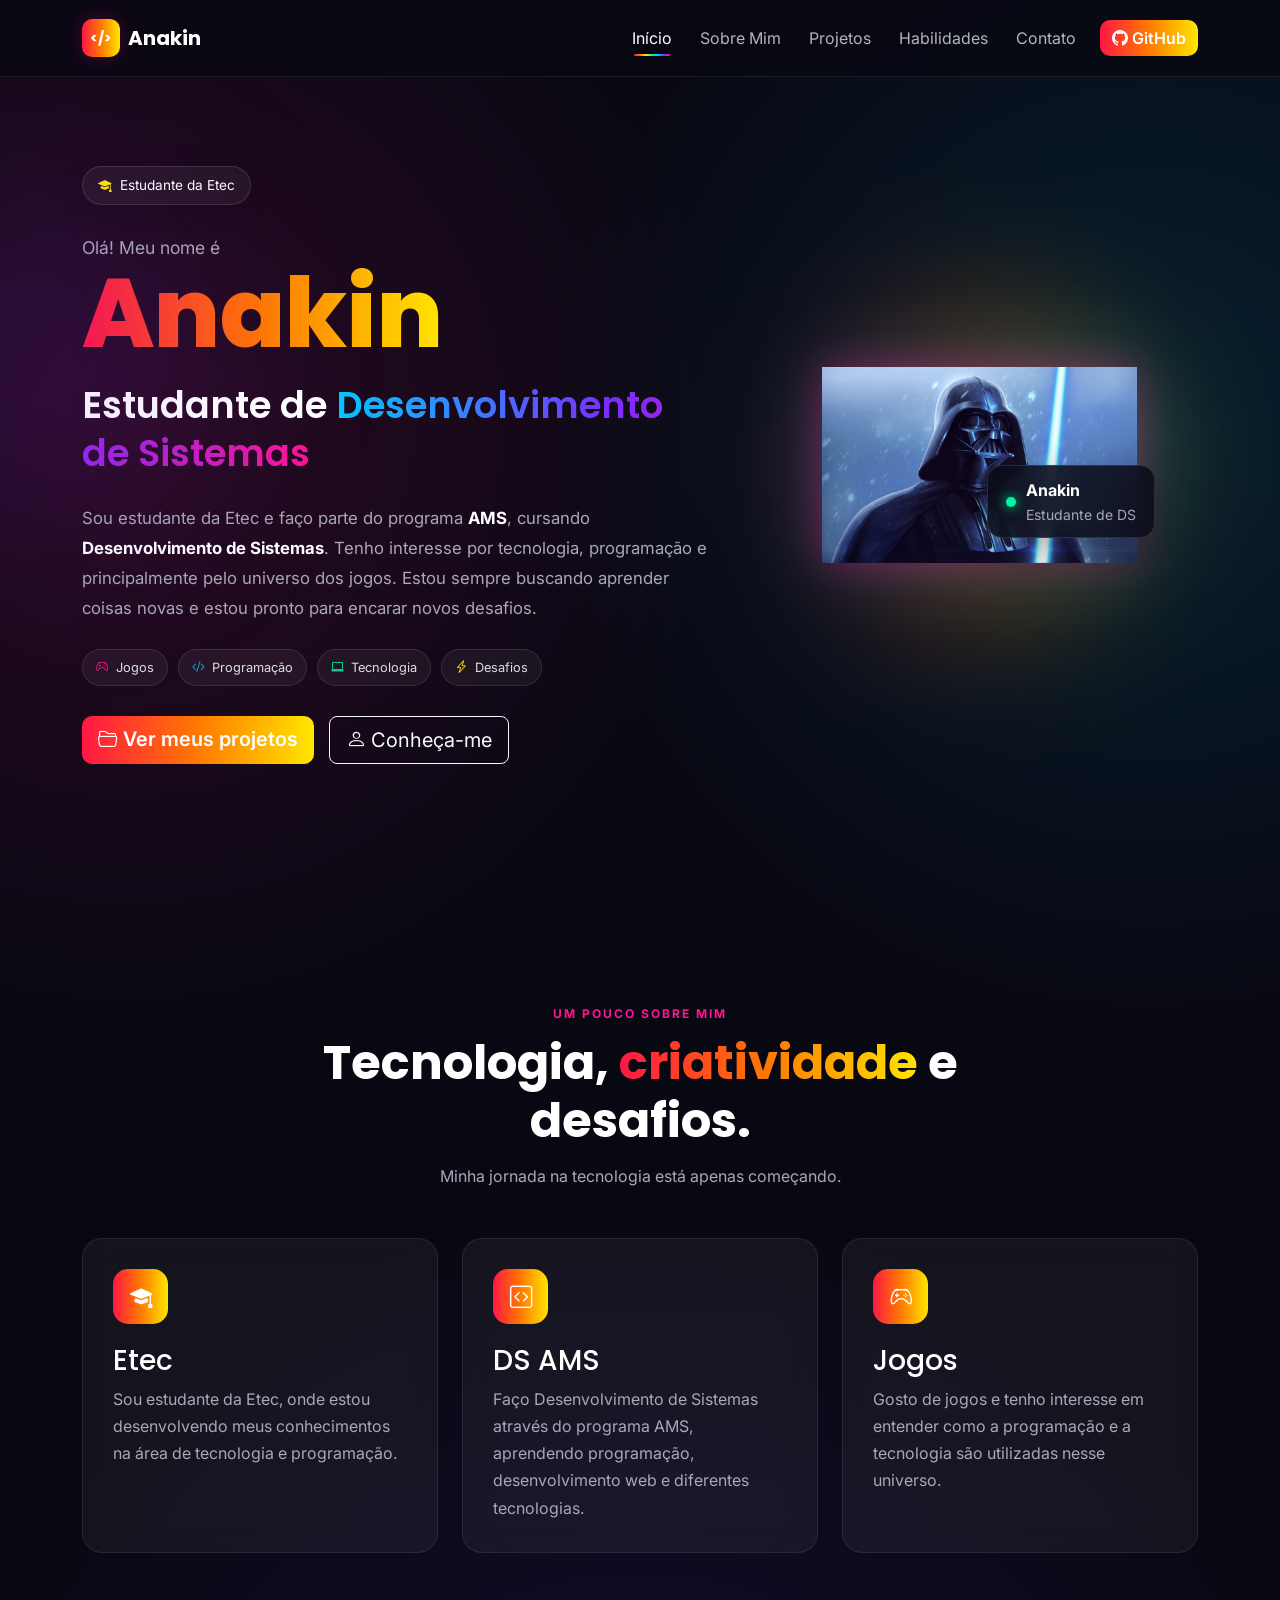
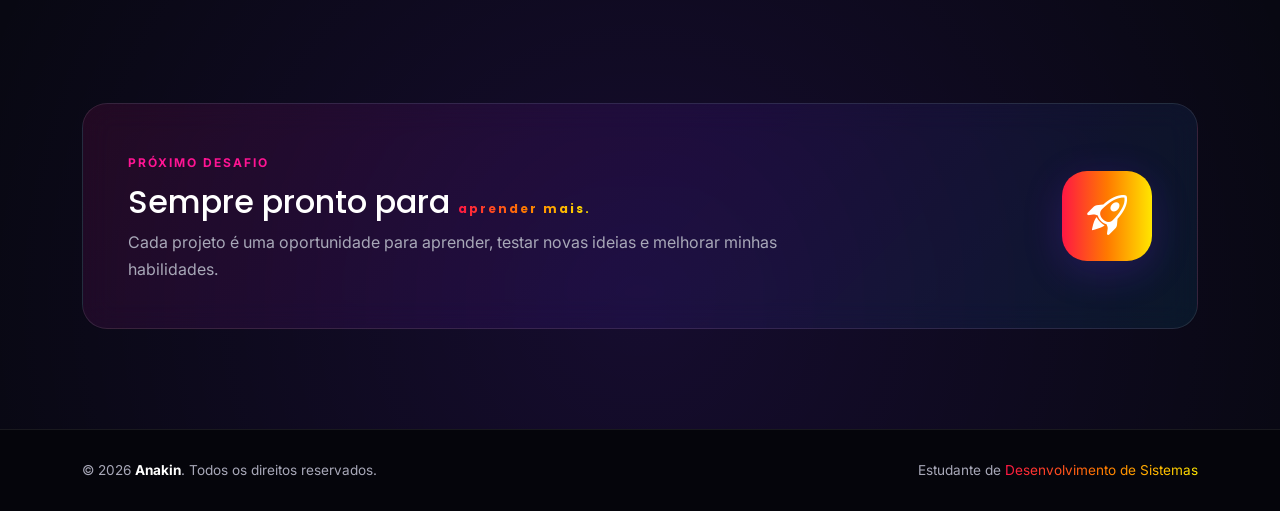
<file: index.html>
<!DOCTYPE html>
<html lang="pt-BR">

<head>
    <meta charset="UTF-8">
    <meta name="viewport" content="width=device-width, initial-scale=1.0">
    <meta name="description" content="Portfólio de Anakin, estudante de Desenvolvimento de Sistemas na Etec através do programa AMS.">
    <meta name="author" content="Anakin">
    <title>Anakin | Desenvolvimento de Sistemas</title>

    <!-- Google Fonts -->
    <link rel="preconnect" href="https://fonts.googleapis.com">
    <link rel="preconnect" href="https://fonts.gstatic.com" crossorigin>
    <link href="https://fonts.googleapis.com/css2?family=Inter:wght@300;400;500;600;700&family=Poppins:wght@500;600;700;800&display=swap" rel="stylesheet">

    <!-- Bootstrap 5 -->
    <link href="https://cdn.jsdelivr.net/npm/bootstrap@5.3.3/dist/css/bootstrap.min.css" rel="stylesheet">

    <!-- Bootstrap Icons -->
    <link rel="stylesheet" href="https://cdn.jsdelivr.net/npm/bootstrap-icons@1.11.3/font/bootstrap-icons.min.css">

    <!-- CSS próprio -->
    <link rel="stylesheet" href="css/style.css">
</head>

<body>

    <!-- NAVBAR -->
    <header>
        <nav class="navbar navbar-expand-lg navbar-dark fixed-top" id="navbar">
            <div class="container">
                <!-- Logo -->
                <a class="navbar-brand" href="index.html">
                    <span class="logo-symbol">&lt;/&gt;</span>
                    <span class="logo-name">Anakin</span>
                </a>

                <!-- Botão do menu no celular -->
                <button class="navbar-toggler" type="button" data-bs-toggle="collapse" data-bs-target="#menuPrincipal" aria-controls="menuPrincipal" aria-expanded="false" aria-label="Abrir menu">
                    <span class="navbar-toggler-icon"></span>
                </button>

                <!-- Links -->
                <div class="collapse navbar-collapse" id="menuPrincipal">
                    <ul class="navbar-nav ms-auto align-items-lg-center">
                        <li class="nav-item">
                            <a class="nav-link active" href="index.html">Início</a>
                        </li>
                        <li class="nav-item">
                            <a class="nav-link" href="sobre.html">Sobre Mim</a>
                        </li>
                        <li class="nav-item">
                            <a class="nav-link" href="projetos.html">Projetos</a>
                        </li>
                        <li class="nav-item">
                            <a class="nav-link" href="habilidades.html">Habilidades</a>
                        </li>
                        <li class="nav-item">
                            <a class="nav-link" href="contatos.html">Contato</a>
                        </li>
                        <li class="nav-item ms-lg-3 mt-2 mt-lg-0">
                            <a href="https://github.com/Anakiji" target="_blank" rel="noopener noreferrer" class="btn btn-rainbow">
                                <i class="bi bi-github"></i> GitHub
                            </a>
                        </li>
                    </ul>
                </div>
            </div>
        </nav>
    </header>

    <!-- CONTEÚDO PRINCIPAL -->
    <main>
        <!-- HERO / APRESENTAÇÃO -->
        <section id="inicio" class="hero">
            <div class="container">
                <div class="row align-items-center g-5">
                    <!-- TEXTO DA APRESENTAÇÃO -->
                    <div class="col-lg-7">
                        <div class="hero-content">
                            <!-- Identificação -->
                            <span class="badge-intro">
                                <i class="bi bi-mortarboard-fill"></i>
                                Estudante da Etec
                            </span>

                            <!-- Saudação -->
                            <p class="hero-small-text">Olá! Meu nome é</p>

                            <!-- Nome -->
                            <h1>
                                <span class="rainbow-text">Anakin</span>
                            </h1>

                            <!-- Curso -->
                            <h2>
                                Estudante de
                                <span class="highlight">Desenvolvimento de Sistemas</span>
                            </h2>

                            <!-- Descrição -->
                            <p class="hero-description">
                                Sou estudante da Etec e faço parte do programa <strong>AMS</strong>, cursando <strong>Desenvolvimento de Sistemas</strong>. 
                                Tenho interesse por tecnologia, programação e principalmente pelo universo dos jogos. 
                                Estou sempre buscando aprender coisas novas e estou pronto para encarar novos desafios.
                            </p>

                            <!-- Áreas de interesse -->
                            <div class="interest-tags">
                                <span><i class="bi bi-controller"></i> Jogos</span>
                                <span><i class="bi bi-code-slash"></i> Programação</span>
                                <span><i class="bi bi-laptop"></i> Tecnologia</span>
                                <span><i class="bi bi-lightning-charge"></i> Desafios</span>
                            </div>

                            <!-- Botões -->
                            <div class="hero-buttons">
                                <a href="projetos.html" class="btn btn-rainbow btn-lg">
                                    <i class="bi bi-folder2-open"></i> Ver meus projetos
                                </a>
                                <a href="sobre.html" class="btn btn-outline-light btn-lg">
                                    <i class="bi bi-person"></i> Conheça-me
                                </a>
                            </div>
                        </div>
                    </div>

                    <!-- AVATAR E CARD FLUTUANTE -->
                    <div class="col-lg-5 text-center">
                        <div class="avatar-area">
                            <!-- Brilho atrás do avatar -->
                            <div class="avatar-glow"></div>

                            <!-- Imagem do avatar -->
                            <img src="assets/avatar.png" alt="Avatar de Anakin" class="avatar">

                            <!-- Card flutuante com status -->
                            <div class="avatar-card">
                                <div class="status-dot"></div>
                                <div>
                                    <strong>Anakin</strong>
                                    <small>Estudante de DS</small>
                                </div>
                            </div>
                        </div>
                    </div>
                </div>
            </div>
        </section>

        <!-- SOBRE / RESUMO -->
        <section id="resumo" class="section-padding">
            <div class="container">
                <div class="section-title">
                    <span>UM POUCO SOBRE MIM</span>
                    <h2>Tecnologia, <span class="rainbow-text">criatividade</span> e desafios.</h2>
                    <p>Minha jornada na tecnologia está apenas começando.</p>
                </div>

                <div class="row g-4">
                    <div class="col-md-4">
                        <div class="info-card">
                            <div class="card-icon">
                                <i class="bi bi-mortarboard-fill"></i>
                            </div>
                            <h3>Etec</h3>
                            <p>Sou estudante da Etec, onde estou desenvolvendo meus conhecimentos na área de tecnologia e programação.</p>
                        </div>
                    </div>

                    <div class="col-md-4">
                        <div class="info-card">
                            <div class="card-icon">
                                <i class="bi bi-code-square"></i>
                            </div>
                            <h3>DS AMS</h3>
                            <p>Faço Desenvolvimento de Sistemas através do programa AMS, aprendendo programação, desenvolvimento web e diferentes tecnologias.</p>
                        </div>
                    </div>

                    <div class="col-md-4">
                        <div class="info-card">
                            <div class="card-icon">
                                <i class="bi bi-controller"></i>
                            </div>
                            <h3>Jogos</h3>
                            <p>Gosto de jogos e tenho interesse em entender como a programação e a tecnologia são utilizadas nesse universo.</p>
                        </div>
                    </div>
                </div>
            </div>
        </section>

        <!-- SEÇÃO DE DESAFIOS -->
        <section class="challenge-section">
            <div class="container">
                <div class="challenge-card">
                    <div>
                        <span>PRÓXIMO DESAFIO</span>
                        <h2>Sempre pronto para <span class="rainbow-text">aprender mais.</span></h2>
                        <p>Cada projeto é uma oportunidade para aprender, testar novas ideias e melhorar minhas habilidades.</p>
                    </div>
                    <div class="challenge-icon">
                        <i class="bi bi-rocket-takeoff"></i>
                    </div>
                </div>
            </div>
        </section>
    </main>

    <!-- FOOTER -->
    <footer>
        <div class="container">
            <div class="row align-items-center">
                <div class="col-md-6">
                    <p class="mb-0">© 2026 <strong>Anakin</strong>. Todos os direitos reservados.</p>
                </div>
                <div class="col-md-6 text-md-end">
                    <p class="mb-0">Estudante de <span class="rainbow-text">Desenvolvimento de Sistemas
</file>
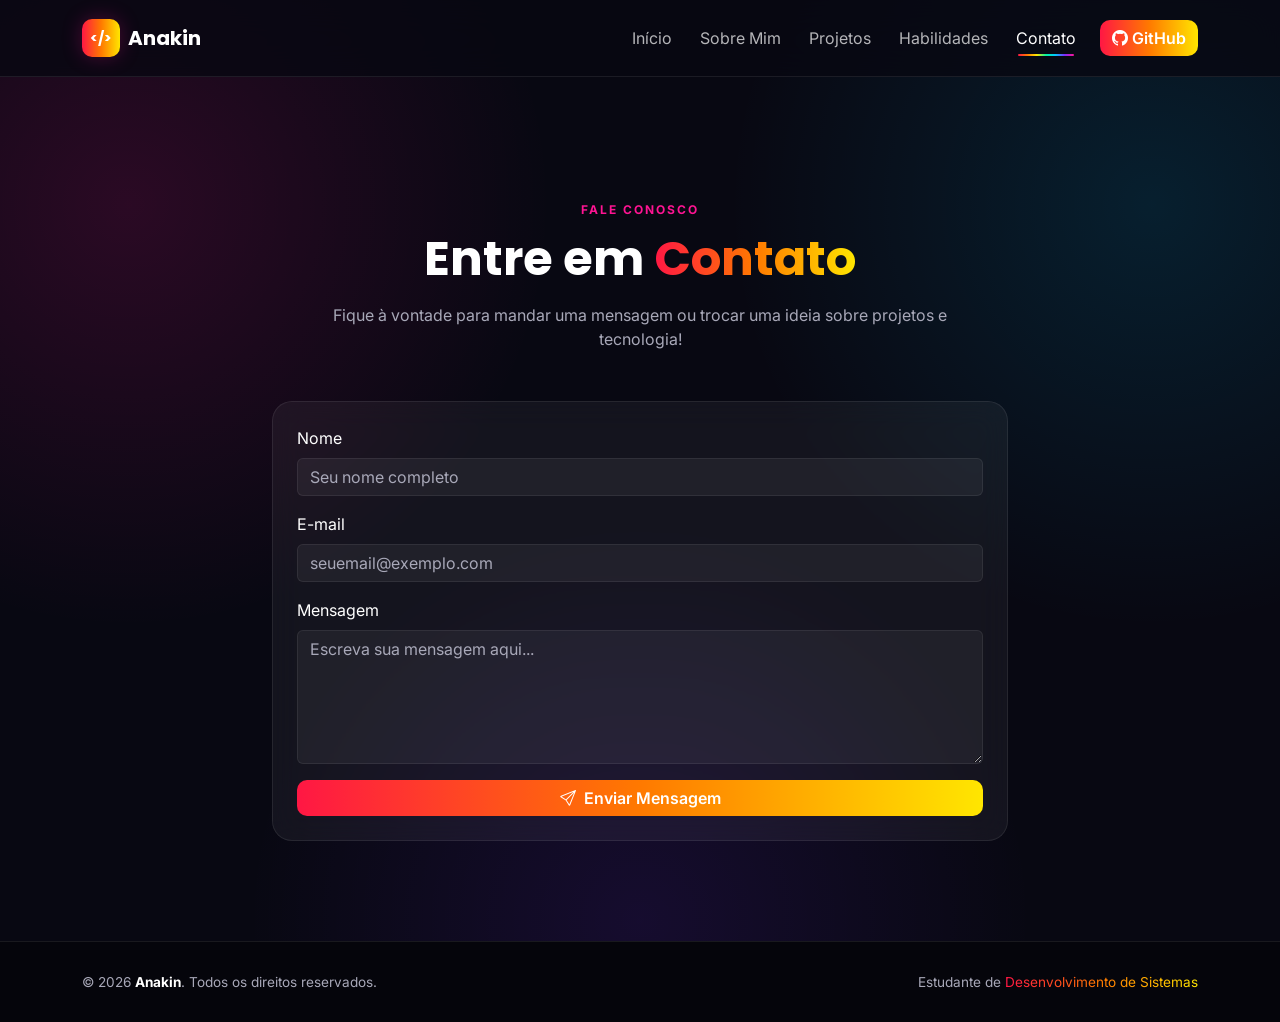
<file: contato.html>
<!DOCTYPE html>
<html lang="pt-BR">

<head>
    <meta charset="UTF-8">
    <meta name="viewport" content="width=device-width, initial-scale=1.0">
    <meta name="description" content="Entre em contato com Anakin - Estudante de Desenvolvimento de Sistemas.">
    <meta name="author" content="Anakin">
    <title>Contato | Anakin</title>

    <!-- Google Fonts -->
    <link rel="preconnect" href="https://fonts.googleapis.com">
    <link rel="preconnect" href="https://fonts.gstatic.com" crossorigin>
    <link href="https://fonts.googleapis.com/css2?family=Inter:wght@300;400;500;600;700&family=Poppins:wght@500;600;700;800&display=swap" rel="stylesheet">

    <!-- Bootstrap 5 -->
    <link href="https://cdn.jsdelivr.net/npm/bootstrap@5.3.3/dist/css/bootstrap.min.css" rel="stylesheet">

    <!-- Bootstrap Icons -->
    <link rel="stylesheet" href="https://cdn.jsdelivr.net/npm/bootstrap-icons@1.11.3/font/bootstrap-icons.min.css">

    <!-- CSS próprio -->
    <link rel="stylesheet" href="css/style.css">
</head>

<body>

    <!-- NAVBAR -->
    <header>
        <nav class="navbar navbar-expand-lg navbar-dark fixed-top" id="navbar">
            <div class="container">
                <a class="navbar-brand" href="index.html">
                    <span class="logo-symbol">&lt;/&gt;</span>
                    <span class="logo-name">Anakin</span>
                </a>

                <button class="navbar-toggler" type="button" data-bs-toggle="collapse" data-bs-target="#menuPrincipal" aria-controls="menuPrincipal" aria-expanded="false" aria-label="Abrir menu">
                    <span class="navbar-toggler-icon"></span>
                </button>

                <div class="collapse navbar-collapse" id="menuPrincipal">
                    <ul class="navbar-nav ms-auto align-items-lg-center">
                        <li class="nav-item"><a class="nav-link" href="index.html">Início</a></li>
                        <li class="nav-item"><a class="nav-link" href="sobre.html">Sobre Mim</a></li>
                        <li class="nav-item"><a class="nav-link" href="projetos.html">Projetos</a></li>
                        <li class="nav-item"><a class="nav-link" href="habilidades.html">Habilidades</a></li>
                        <li class="nav-item"><a class="nav-link active" href="contato.html">Contato</a></li>
                        <li class="nav-item ms-lg-3 mt-2 mt-lg-0">
                            <a href="https://github.com" target="_blank" rel="noopener noreferrer" class="btn btn-rainbow">
                                <i class="bi bi-github"></i> GitHub
                            </a>
                        </li>
                    </ul>
                </div>
            </div>
        </nav>
    </header>

    <!-- CONTEÚDO PRINCIPAL -->
    <main class="pt-5 mt-5">
        <section class="section-padding">
            <div class="container">
                <div class="section-title">
                    <span>FALE CONOSCO</span>
                    <h2>Entre em <span class="rainbow-text">Contato</span></h2>
                    <p>Fique à vontade para mandar uma mensagem ou trocar uma ideia sobre projetos e tecnologia!</p>
                </div>

                <div class="row justify-content-center">
                    <div class="col-lg-8">
                        <div class="info-card p-4">
                            <form action="#" method="POST">
                                <div class="mb-3">
                                    <label for="nome" class="form-label">Nome</label>
                                    <input type="text" class="form-control" id="nome" placeholder="Seu nome completo" required>
                                </div>
                                <div class="mb-3">
                                    <label for="email" class="form-label">E-mail</label>
                                    <input type="email" class="form-control" id="email" placeholder="seuemail@exemplo.com" required>
                                </div>
                                <div class="mb-3">
                                    <label for="mensagem" class="form-label">Mensagem</label>
                                    <textarea class="form-control" id="mensagem" rows="5" placeholder="Escreva sua mensagem aqui..." required></textarea>
                                </div>
                                <button type="submit" class="btn btn-rainbow w-100">
                                    <i class="bi bi-send me-1"></i> Enviar Mensagem
                                </button>
                            </form>
                        </div>
                    </div>
                </div>
            </div>
        </section>
    </main>

    <!-- FOOTER -->
    <footer>
        <div class="container">
            <div class="row align-items-center">
                <div class="col-md-6">
                    <p class="mb-0">© 2026 <strong>Anakin</strong>. Todos os direitos reservados.</p>
                </div>
                <div class="col-md-6 text-md-end">
                    <p class="mb-0">Estudante de <span class="rainbow-text">Desenvolvimento de Sistemas</span></p>
                </div>
            </div>
        </div>
    </footer>

    <script src="https://cdn.jsdelivr.net/npm/bootstrap@5.3.3/dist/js/bootstrap.bundle.min.js"></script>
</body>

</html>
</file>
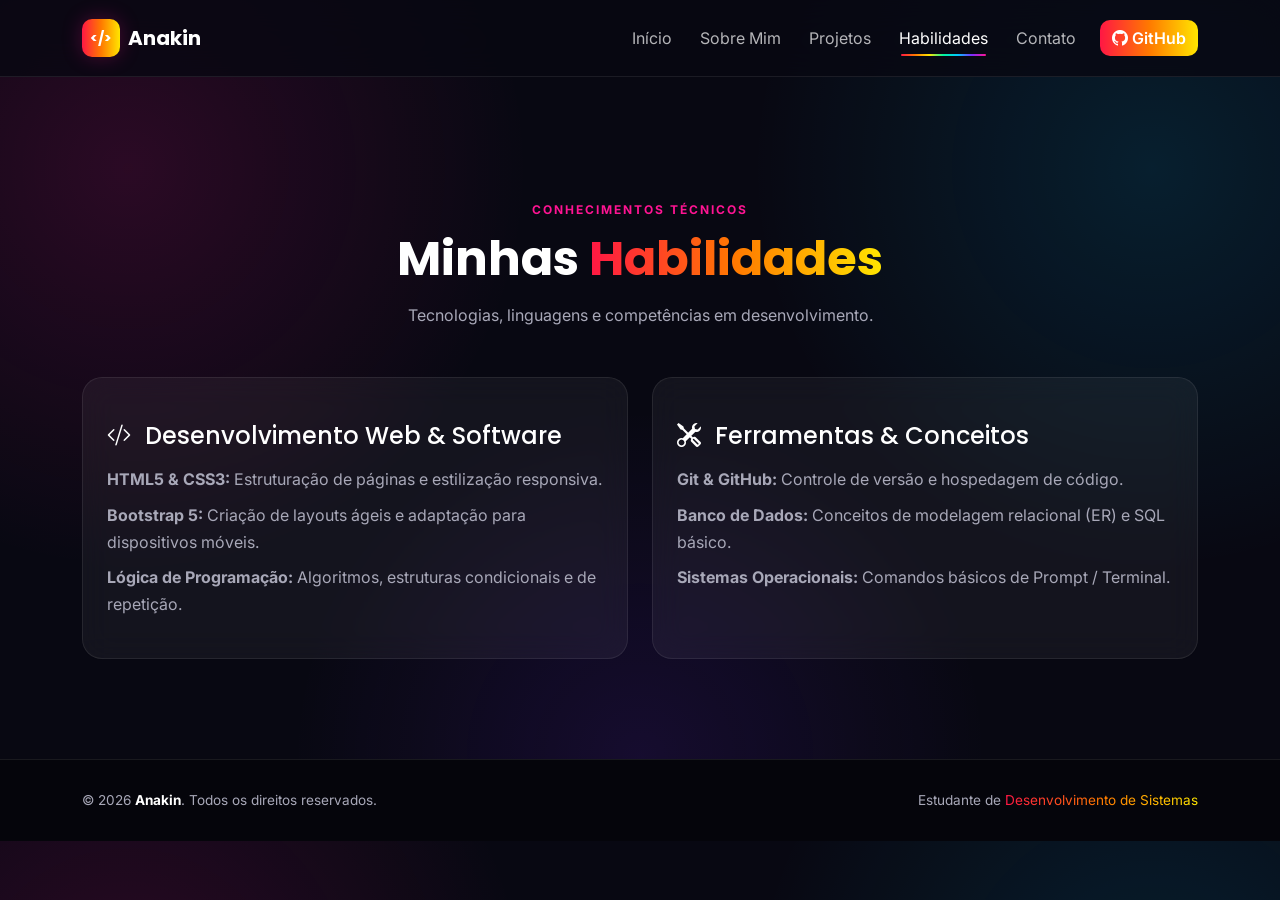
<file: habilidades.html>
<!DOCTYPE html>
<html lang="pt-BR">

<head>
    <meta charset="UTF-8">
    <meta name="viewport" content="width=device-width, initial-scale=1.0">
    <meta name="description" content="Habilidades e Conhecimentos de Anakin - Estudante de DS.">
    <meta name="author" content="Anakin">
    <title>Habilidades | Anakin</title>

    <!-- Google Fonts -->
    <link rel="preconnect" href="https://fonts.googleapis.com">
    <link rel="preconnect" href="https://fonts.gstatic.com" crossorigin>
    <link href="https://fonts.googleapis.com/css2?family=Inter:wght@300;400;500;600;700&family=Poppins:wght@500;600;700;800&display=swap" rel="stylesheet">

    <!-- Bootstrap 5 -->
    <link href="https://cdn.jsdelivr.net/npm/bootstrap@5.3.3/dist/css/bootstrap.min.css" rel="stylesheet">

    <!-- Bootstrap Icons -->
    <link rel="stylesheet" href="https://cdn.jsdelivr.net/npm/bootstrap-icons@1.11.3/font/bootstrap-icons.min.css">

    <!-- CSS próprio -->
    <link rel="stylesheet" href="css/style.css">
</head>

<body>

    <!-- NAVBAR -->
    <header>
        <nav class="navbar navbar-expand-lg navbar-dark fixed-top" id="navbar">
            <div class="container">
                <a class="navbar-brand" href="index.html">
                    <span class="logo-symbol">&lt;/&gt;</span>
                    <span class="logo-name">Anakin</span>
                </a>

                <button class="navbar-toggler" type="button" data-bs-toggle="collapse" data-bs-target="#menuPrincipal" aria-controls="menuPrincipal" aria-expanded="false" aria-label="Abrir menu">
                    <span class="navbar-toggler-icon"></span>
                </button>

                <div class="collapse navbar-collapse" id="menuPrincipal">
                    <ul class="navbar-nav ms-auto align-items-lg-center">
                        <li class="nav-item"><a class="nav-link" href="index.html">Início</a></li>
                        <li class="nav-item"><a class="nav-link" href="sobre.html">Sobre Mim</a></li>
                        <li class="nav-item"><a class="nav-link" href="projetos.html">Projetos</a></li>
                        <li class="nav-item"><a class="nav-link active" href="habilidades.html">Habilidades</a></li>
                        <li class="nav-item"><a class="nav-link" href="contato.html">Contato</a></li>
                        <li class="nav-item ms-lg-3 mt-2 mt-lg-0">
                            <a href="https://github.com" target="_blank" rel="noopener noreferrer" class="btn btn-rainbow">
                                <i class="bi bi-github"></i> GitHub
                            </a>
                        </li>
                    </ul>
                </div>
            </div>
        </nav>
    </header>

    <!-- CONTEÚDO PRINCIPAL -->
    <main class="pt-5 mt-5">
        <section class="section-padding">
            <div class="container">
                <div class="section-title">
                    <span>CONHECIMENTOS TÉCNICOS</span>
                    <h2>Minhas <span class="rainbow-text">Habilidades</span></h2>
                    <p>Tecnologias, linguagens e competências em desenvolvimento.</p>
                </div>

                <div class="row g-4">
                    <div class="col-md-6">
                        <div class="info-card p-4">
                            <h4 class="mb-3"><i class="bi bi-code-slash me-2"></i> Desenvolvimento Web & Software</h4>
                            <ul class="list-unstyled">
                                <li class="mb-2"><strong>HTML5 & CSS3:</strong> Estruturação de páginas e estilização responsiva.</li>
                                <li class="mb-2"><strong>Bootstrap 5:</strong> Criação de layouts ágeis e adaptação para dispositivos móveis.</li>
                                <li class="mb-2"><strong>Lógica de Programação:</strong> Algoritmos, estruturas condicionais e de repetição.</li>
                            </ul>
                        </div>
                    </div>

                    <div class="col-md-6">
                        <div class="info-card p-4">
                            <h4 class="mb-3"><i class="bi bi-tools me-2"></i> Ferramentas & Conceitos</h4>
                            <ul class="list-unstyled">
                                <li class="mb-2"><strong>Git & GitHub:</strong> Controle de versão e hospedagem de código.</li>
                                <li class="mb-2"><strong>Banco de Dados:</strong> Conceitos de modelagem relacional (ER) e SQL básico.</li>
                                <li class="mb-2"><strong>Sistemas Operacionais:</strong> Comandos básicos de Prompt / Terminal.</li>
                            </ul>
                        </div>
                    </div>
                </div>
            </div>
        </section>
    </main>

    <!-- FOOTER -->
    <footer>
        <div class="container">
            <div class="row align-items-center">
                <div class="col-md-6">
                    <p class="mb-0">© 2026 <strong>Anakin</strong>. Todos os direitos reservados.</p>
                </div>
                <div class="col-md-6 text-md-end">
                    <p class="mb-0">Estudante de <span class="rainbow-text">Desenvolvimento de Sistemas</span></p>
                </div>
            </div>
        </div>
    </footer>

    <script src="https://cdn.jsdelivr.net/npm/bootstrap@5.3.3/dist/js/bootstrap.bundle.min.js"></script>
</body>

</html>
</file>
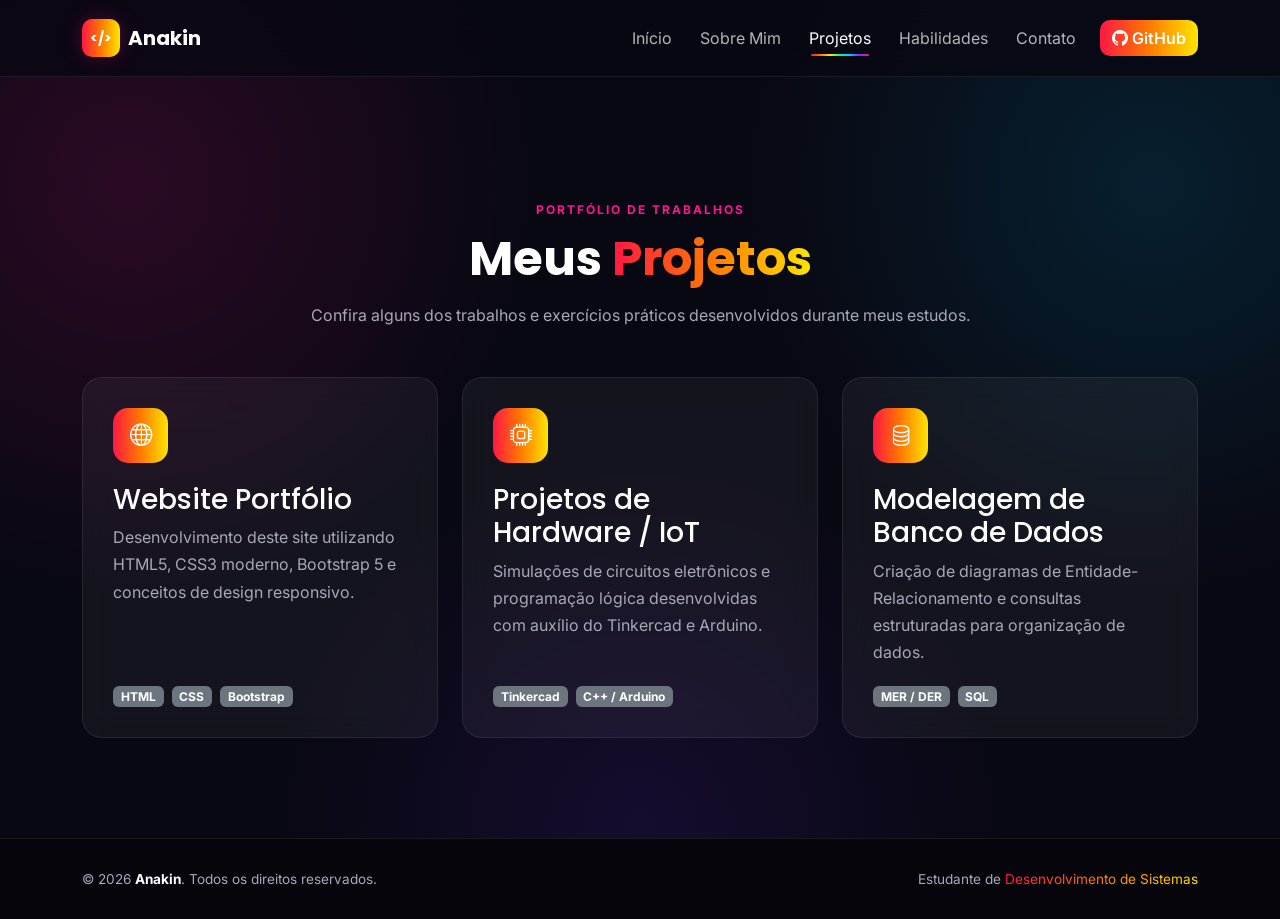
<file: projetos.html>
<!DOCTYPE html>
<html lang="pt-BR">

<head>
    <meta charset="UTF-8">
    <meta name="viewport" content="width=device-width, initial-scale=1.0">
    <meta name="description" content="Projetos de Anakin - Estudante de Desenvolvimento de Sistemas na Etec.">
    <meta name="author" content="Anakin">
    <title>Projetos | Anakin</title>

    <!-- Google Fonts -->
    <link rel="preconnect" href="https://fonts.googleapis.com">
    <link rel="preconnect" href="https://fonts.gstatic.com" crossorigin>
    <link href="https://fonts.googleapis.com/css2?family=Inter:wght@300;400;500;600;700&family=Poppins:wght@500;600;700;800&display=swap" rel="stylesheet">

    <!-- Bootstrap 5 -->
    <link href="https://cdn.jsdelivr.net/npm/bootstrap@5.3.3/dist/css/bootstrap.min.css" rel="stylesheet">

    <!-- Bootstrap Icons -->
    <link rel="stylesheet" href="https://cdn.jsdelivr.net/npm/bootstrap-icons@1.11.3/font/bootstrap-icons.min.css">

    <!-- CSS próprio -->
    <link rel="stylesheet" href="css/style.css">
</head>

<body>

    <!-- NAVBAR -->
    <header>
        <nav class="navbar navbar-expand-lg navbar-dark fixed-top" id="navbar">
            <div class="container">
                <a class="navbar-brand" href="index.html">
                    <span class="logo-symbol">&lt;/&gt;</span>
                    <span class="logo-name">Anakin</span>
                </a>

                <button class="navbar-toggler" type="button" data-bs-toggle="collapse" data-bs-target="#menuPrincipal" aria-controls="menuPrincipal" aria-expanded="false" aria-label="Abrir menu">
                    <span class="navbar-toggler-icon"></span>
                </button>

                <div class="collapse navbar-collapse" id="menuPrincipal">
                    <ul class="navbar-nav ms-auto align-items-lg-center">
                        <li class="nav-item"><a class="nav-link" href="index.html">Início</a></li>
                        <li class="nav-item"><a class="nav-link" href="sobre.html">Sobre Mim</a></li>
                        <li class="nav-item"><a class="nav-link active" href="projetos.html">Projetos</a></li>
                        <li class="nav-item"><a class="nav-link" href="habilidades.html">Habilidades</a></li>
                        <li class="nav-item"><a class="nav-link" href="contato.html">Contato</a></li>
                        <li class="nav-item ms-lg-3 mt-2 mt-lg-0">
                            <a href="https://github.com" target="_blank" rel="noopener noreferrer" class="btn btn-rainbow">
                                <i class="bi bi-github"></i> GitHub
                            </a>
                        </li>
                    </ul>
                </div>
            </div>
        </nav>
    </header>

    <!-- CONTEÚDO PRINCIPAL -->
    <main class="pt-5 mt-5">
        <section class="section-padding">
            <div class="container">
                <div class="section-title">
                    <span>PORTFÓLIO DE TRABALHOS</span>
                    <h2>Meus <span class="rainbow-text">Projetos</span></h2>
                    <p>Confira alguns dos trabalhos e exercícios práticos desenvolvidos durante meus estudos.</p>
                </div>

                <div class="row g-4">
                    <!-- Projeto 1 -->
                    <div class="col-md-4">
                        <div class="info-card h-100 d-flex flex-column justify-content-between">
                            <div>
                                <div class="card-icon mb-3">
                                    <i class="bi bi-globe"></i>
                                </div>
                                <h3>Website Portfólio</h3>
                                <p>Desenvolvimento deste site utilizando HTML5, CSS3 moderno, Bootstrap 5 e conceitos de design responsivo.</p>
                            </div>
                            <div class="mt-3">
                                <span class="badge bg-secondary me-1">HTML</span>
                                <span class="badge bg-secondary me-1">CSS</span>
                                <span class="badge bg-secondary">Bootstrap</span>
                            </div>
                        </div>
                    </div>

                    <!-- Projeto 2 -->
                    <div class="col-md-4">
                        <div class="info-card h-100 d-flex flex-column justify-content-between">
                            <div>
                                <div class="card-icon mb-3">
                                    <i class="bi bi-cpu"></i>
                                </div>
                                <h3>Projetos de Hardware / IoT</h3>
                                <p>Simulações de circuitos eletrônicos e programação lógica desenvolvidas com auxílio do Tinkercad e Arduino.</p>
                            </div>
                            <div class="mt-3">
                                <span class="badge bg-secondary me-1">Tinkercad</span>
                                <span class="badge bg-secondary">C++ / Arduino</span>
                            </div>
                        </div>
                    </div>

                    <!-- Projeto 3 -->
                    <div class="col-md-4">
                        <div class="info-card h-100 d-flex flex-column justify-content-between">
                            <div>
                                <div class="card-icon mb-3">
                                    <i class="bi bi-database"></i>
                                </div>
                                <h3>Modelagem de Banco de Dados</h3>
                                <p>Criação de diagramas de Entidade-Relacionamento e consultas estruturadas para organização de dados.</p>
                            </div>
                            <div class="mt-3">
                                <span class="badge bg-secondary me-1">MER / DER</span>
                                <span class="badge bg-secondary">SQL</span>
                            </div>
                        </div>
                    </div>
                </div>
            </div>
        </section>
    </main>

    <!-- FOOTER -->
    <footer>
        <div class="container">
            <div class="row align-items-center">
                <div class="col-md-6">
                    <p class="mb-0">© 2026 <strong>Anakin</strong>. Todos os direitos reservados.</p>
                </div>
                <div class="col-md-6 text-md-end">
                    <p class="mb-0">Estudante de <span class="rainbow-text">Desenvolvimento de Sistemas</span></p>
                </div>
            </div>
        </div>
    </footer>

    <script src="https://cdn.jsdelivr.net/npm/bootstrap@5.3.3/dist/js/bootstrap.bundle.min.js"></script>
</body>

</html>
</file>
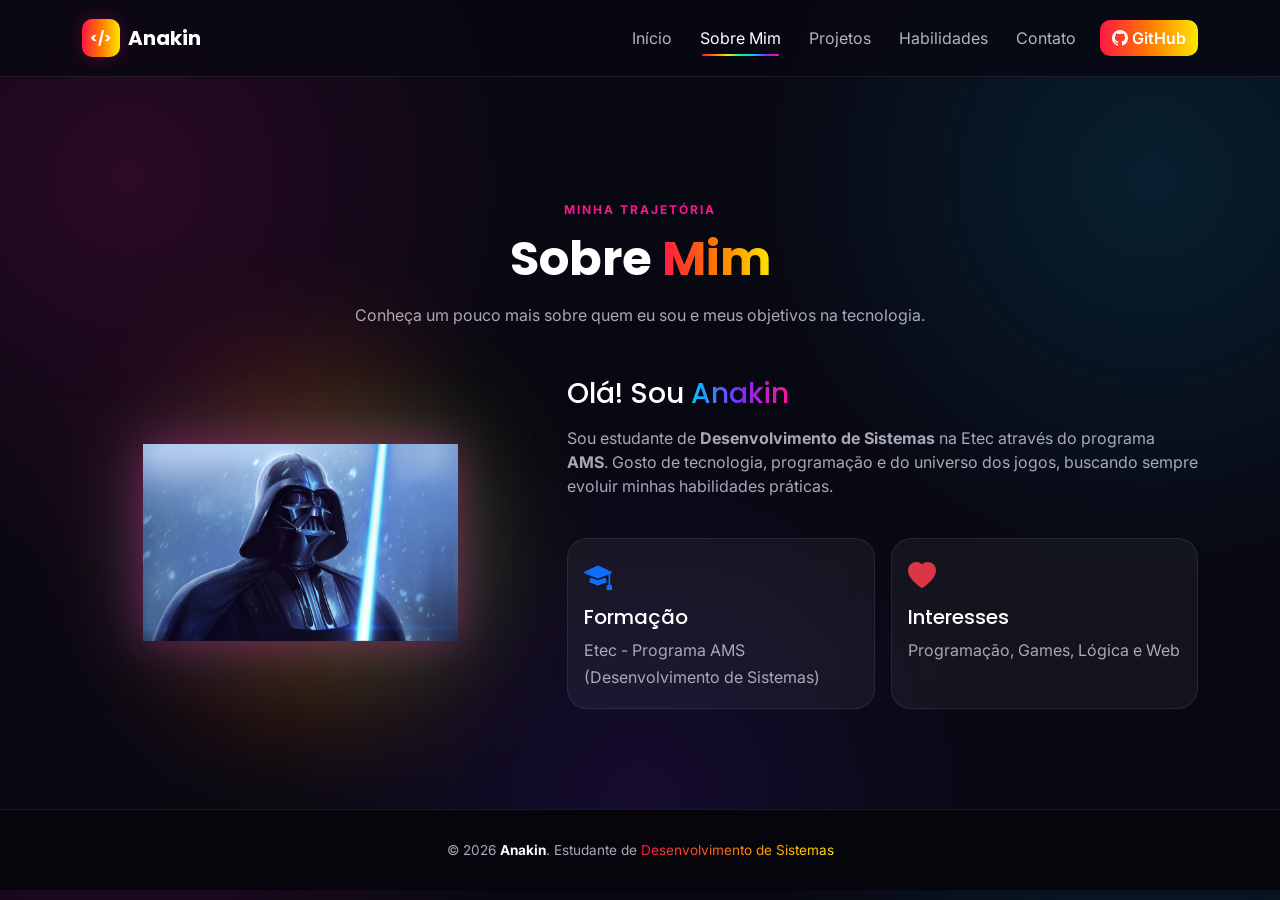
<file: sobre.html>
<!DOCTYPE html>
<html lang="pt-BR">

<head>
    <meta charset="UTF-8">
    <meta name="viewport" content="width=device-width, initial-scale=1.0">
    <title>Sobre Mim | Anakin</title>

    <link rel="preconnect" href="https://fonts.googleapis.com">
    <link rel="preconnect" href="https://fonts.gstatic.com" crossorigin>
    <link href="https://fonts.googleapis.com/css2?family=Inter:wght@300;400;500;600;700&family=Poppins:wght@500;600;700;800&display=swap" rel="stylesheet">
    <link href="https://cdn.jsdelivr.net/npm/bootstrap@5.3.3/dist/css/bootstrap.min.css" rel="stylesheet">
    <link rel="stylesheet" href="https://cdn.jsdelivr.net/npm/bootstrap-icons@1.11.3/font/bootstrap-icons.min.css">
    
    <link rel="stylesheet" href="css/style.css">
</head>

<body style="background-color: #080812; color: #ffffff;">

    <header>
        <nav class="navbar navbar-expand-lg navbar-dark fixed-top" id="navbar">
            <div class="container">
                <a class="navbar-brand" href="index.html">
                    <span class="logo-symbol">&lt;/&gt;</span>
                    <span class="logo-name">Anakin</span>
                </a>
                <button class="navbar-toggler" type="button" data-bs-toggle="collapse" data-bs-target="#menuPrincipal">
                    <span class="navbar-toggler-icon"></span>
                </button>
                <div class="collapse navbar-collapse" id="menuPrincipal">
                    <ul class="navbar-nav ms-auto align-items-lg-center">
                        <li class="nav-item"><a class="nav-link" href="index.html">Início</a></li>
                        <li class="nav-item"><a class="nav-link active" href="sobre.html">Sobre Mim</a></li>
                        <li class="nav-item"><a class="nav-link" href="projetos.html">Projetos</a></li>
                        <li class="nav-item"><a class="nav-link" href="habilidades.html">Habilidades</a></li>
                        <li class="nav-item"><a class="nav-link" href="contatos.html">Contato</a></li>
                        <li class="nav-item ms-lg-3 mt-2 mt-lg-0">
                            <a href="https://github.com" target="_blank" class="btn btn-rainbow">
                                <i class="bi bi-github"></i> GitHub
                            </a>
                        </li>
                    </ul>
                </div>
            </div>
        </nav>
    </header>

    <main class="pt-5 mt-5">
        <section class="section-padding">
            <div class="container">
                <div class="section-title">
                    <span>MINHA TRAJETÓRIA</span>
                    <h2>Sobre <span class="rainbow-text">Mim</span></h2>
                    <p>Conheça um pouco mais sobre quem eu sou e meus objetivos na tecnologia.</p>
                </div>

                <div class="row align-items-center g-5">
                    <div class="col-lg-5 text-center">
                        <div class="avatar-area">
                            <div class="avatar-glow"></div>
                            <img src="assets/avatar.png" alt="Avatar de Anakin" class="avatar">
                        </div>
                    </div>
                    <div class="col-lg-7">
                        <h3>Olá! Sou <span class="highlight">Anakin</span></h3>
                        <p class="mt-3">
                            Sou estudante de <strong>Desenvolvimento de Sistemas</strong> na Etec através do programa <strong>AMS</strong>. 
                            Gosto de tecnologia, programação e do universo dos jogos, buscando sempre evoluir minhas habilidades práticas.
                        </p>
                        <div class="row g-3 mt-4">
                            <div class="col-sm-6">
                                <div class="info-card p-3">
                                    <i class="bi bi-mortarboard-fill text-primary fs-3"></i>
                                    <h5 class="mt-2">Formação</h5>
                                    <p class="mb-0">Etec - Programa AMS (Desenvolvimento de Sistemas)</p>
                                </div>
                            </div>
                            <div class="col-sm-6">
                                <div class="info-card p-3">
                                    <i class="bi bi-heart-fill text-danger fs-3"></i>
                                    <h5 class="mt-2">Interesses</h5>
                                    <p class="mb-0">Programação, Games, Lógica e Web</p>
                                </div>
                            </div>
                        </div>
                    </div>
                </div>
            </div>
        </section>
    </main>

    <footer>
        <div class="container text-center">
            <p class="mb-0">© 2026 <strong>Anakin</strong>. Estudante de <span class="rainbow-text">Desenvolvimento de Sistemas</span></p>
        </div>
    </footer>

    <script src="https://cdn.jsdelivr.net/npm/bootstrap@5.3.3/dist/js/bootstrap.bundle.min.js"></script>
</body>
</html>
</file>
<file: css/style.css>
:root {
    --background: #080812;
    --background-dark: #05050b;

    --white: #ffffff;
    --gray: #a8a8b8;

    --red: #ff1744;
    --orange: #ff7900;
    --yellow: #ffe600;
    --green: #00f5a0;
    --cyan: #00c8ff;
    --blue: #287bff;
    --purple: #7b2cff;
    --pink: #ff1493;

    --rainbow: linear-gradient(
        90deg,
        #ff1744,
        #ff7900,
        #ffe600,
        #00f5a0,
        #00c8ff,
        #7b2cff,
        #ff1493
    );
}

body {
    margin: 0;
    padding: 0;
    background:
        radial-gradient(
            circle at 10% 20%,
            rgba(255, 20, 147, 0.14),
            transparent 30%
        ),
        radial-gradient(
            circle at 90% 20%,
            rgba(0, 200, 255, 0.12),
            transparent 30%
        ),
        radial-gradient(
            circle at 50% 90%,
            rgba(123, 44, 255, 0.12),
            transparent 35%
        ),
        var(--background);
    color: var(--white);
    font-family: "Inter", sans-serif;
    overflow-x: hidden;
}

h1,
h2,
h3,
h4,
h5,
h6 {
    font-family: "Poppins", sans-serif;
    color: var(--white);
}

p {
    color: var(--gray);
}

a {
    text-decoration: none;
}

#navbar {
    background: rgba(8, 8, 18, 0.80);
    backdrop-filter: blur(18px);
    -webkit-backdrop-filter: blur(18px);
    border-bottom: 1px solid rgba(255, 255, 255, 0.08);
    padding: 14px 0;
    transition: 0.3s;
}

.navbar-brand {
    display: flex;
    align-items: center;
    gap: 8px;
    color: white !important;
    font-family: "Poppins", sans-serif;
    font-weight: 700;
}

.logo-symbol {
    display: flex;
    align-items: center;
    justify-content: center;
    width: 38px;
    height: 38px;
    border-radius: 10px;
    background: var(--rainbow);
    background-size: 300%;
    animation: rainbowMove 6s linear infinite;
    font-size: 14px;
    color: white;
    box-shadow: 0 0 20px rgba(255, 20, 147, 0.25);
}

.logo-name {
    font-size: 20px;
}

.nav-link {
    position: relative;
    color: rgba(255, 255, 255, 0.70) !important;
    margin-left: 12px;
    transition: 0.3s;
}

.nav-link:hover {
    color: white !important;
}

.nav-link.active {
    color: white !important;
}

.nav-link::after {
    content: "";
    position: absolute;
    left: 10px;
    right: 10px;
    bottom: 2px;
    height: 2px;
    border-radius: 5px;
    background: var(--rainbow);
    transform: scaleX(0);
    transition: 0.3s;
}

.nav-link:hover::after,
.nav-link.active::after {
    transform: scaleX(1);
}

.btn-rainbow {
    border: none;
    color: white !important;
    background: var(--rainbow);
    background-size: 300%;
    animation: rainbowMove 6s linear infinite;
    border-radius: 10px;
    font-weight: 600;
    transition: 0.3s;
}

.btn-rainbow:hover {
    color: white !important;
    transform: translateY(-3px);
    box-shadow:
        0 10px 30px rgba(255, 20, 147, 0.25),
        0 10px 30px rgba(0, 200, 255, 0.15);
}

@keyframes rainbowMove {
    0% {
        background-position: 0%;
    }
    50% {
        background-position: 150%;
    }
    100% {
        background-position: 300%;
    }
}

.hero {
    min-height: 100vh;
    display: flex;
    align-items: center;
    padding-top: 110px;
    padding-bottom: 80px;
    position: relative;
}

.hero::before {
    content: "";
    position: absolute;
    width: 350px;
    height: 350px;
    background: rgba(123, 44, 255, 0.12);
    filter: blur(100px);
    border-radius: 50%;
    top: 20%;
    left: -150px;
    pointer-events: none;
}

.badge-intro {
    display: inline-flex;
    align-items: center;
    gap: 8px;
    padding: 8px 15px;
    border-radius: 50px;
    background: rgba(255, 255, 255, 0.05);
    border: 1px solid rgba(255, 255, 255, 0.12);
    color: white;
    font-size: 0.85rem;
    box-shadow: 0 5px 25px rgba(0, 0, 0, 0.15);
}

.badge-intro i {
    color: var(--yellow);
}

.hero-small-text {
    color: var(--gray);
    font-size: 1.1rem;
    margin-top: 30px;
    margin-bottom: 5px;
}

.hero h1 {
    font-family: "Poppins", sans-serif;
    font-size: clamp(3.5rem, 8vw, 6rem);
    font-weight: 800;
    line-height: 1;
    margin: 0;
}

.rainbow-text {
    background: var(--rainbow);
    background-size: 300%;
    -webkit-background-clip: text;
    background-clip: text;
    -webkit-text-fill-color: transparent;
    animation: rainbowMove 6s linear infinite;
}

.hero h2 {
    font-size: clamp(1.5rem, 3vw, 2.3rem);
    margin-top: 20px;
    font-weight: 600;
    line-height: 1.3;
}

.highlight {
    background: linear-gradient(
        90deg,
        var(--cyan),
        var(--purple),
        var(--pink)
    );
    -webkit-background-clip: text;
    background-clip: text;
    -webkit-text-fill-color: transparent;
}

.hero-description {
    max-width: 680px;
    color: var(--gray);
    font-size: 1.05rem;
    line-height: 1.8;
    margin-top: 25px;
}

.hero-description strong {
    color: white;
}

.interest-tags {
    display: flex;
    flex-wrap: wrap;
    gap: 10px;
    margin-top: 25px;
}

.interest-tags span {
    display: inline-flex;
    align-items: center;
    gap: 7px;
    padding: 8px 13px;
    border-radius: 50px;
    background: rgba(255, 255, 255, 0.05);
    border: 1px solid rgba(255, 255, 255, 0.10);
    color: #dddddd;
    font-size: 0.8rem;
    transition: 0.3s;
}

.interest-tags span:hover {
    transform: translateY(-3px);
    background: rgba(255, 255, 255, 0.09);
    border-color: rgba(255, 255, 255, 0.20);
}

.interest-tags span:nth-child(1) i {
    color: var(--pink);
}

.interest-tags span:nth-child(2) i {
    color: var(--cyan);
}

.interest-tags span:nth-child(3) i {
    color: var(--green);
}

.interest-tags span:nth-child(4) i {
    color: var(--yellow);
}

.hero-buttons {
    display: flex;
    flex-wrap: wrap;
    gap: 15px;
    margin-top: 30px;
}

.avatar-area {
    position: relative;
    display: inline-block;
}

.avatar-glow {
    position: absolute;
    width: 330px;
    height: 330px;
    top: 50%;
    left: 50%;
    transform: translate(-50%, -50%);
    border-radius: 50%;
    background: var(--rainbow);
    background-size: 300%;
    filter: blur(70px);
    opacity: 0.30;
    animation: rainbowMove 6s linear infinite;
}

.avatar {
    position: relative;
    z-index: 2;
    width: 350px;
    max-width: 90%;
    height: auto;
    filter:
        drop-shadow(0 0 20px rgba(255, 20, 147, 0.35))
        drop-shadow(0 0 40px rgba(0, 200, 255, 0.20));
    animation: avatarFloat 4s ease-in-out infinite;
}

@keyframes avatarFloat {
    0%,
    100% {
        transform: translateY(0);
    }
    50% {
        transform: translateY(-12px);
    }
}

.avatar-card {
    position: absolute;
    z-index: 4;
    right: 0;
    bottom: 25px;
    display: flex;
    align-items: center;
    gap: 10px;
    padding: 12px 18px;
    border-radius: 15px;
    background: rgba(10, 10, 20, 0.85);
    border: 1px solid rgba(255, 255, 255, 0.12);
    backdrop-filter: blur(15px);
    -webkit-backdrop-filter: blur(15px);
    text-align: left;
    box-shadow: 0 15px 40px rgba(0, 0, 0, 0.3);
}

.avatar-card strong {
    display: block;
    color: white;
}

.avatar-card small {
    display: block;
    color: var(--gray);
    margin-top: 2px;
}

.status-dot {
    width: 10px;
    height: 10px;
    flex-shrink: 0;
    border-radius: 50%;
    background: var(--green);
    box-shadow: 0 0 12px var(--green);
}

.section-padding {
    padding: 100px 0;
}

.section-title {
    text-align: center;
    max-width: 700px;
    margin: 0 auto 50px;
}

.section-title > span {
    color: var(--pink);
    font-size: 0.75rem;
    font-weight: 700;
    letter-spacing: 2px;
}

.section-title h2 {
    font-family: "Poppins", sans-serif;
    font-size: clamp(2rem, 5vw, 3rem);
    font-weight: 700;
    margin-top: 10px;
}

.section-title p {
    color: var(--gray);
    margin-top: 15px;
}

.info-card {
    height: 100%;
    padding: 30px;
    border-radius: 20px;
    background: rgba(255, 255, 255, 0.05);
    border: 1px solid rgba(255, 255, 255, 0.08);
    backdrop-filter: blur(15px);
    -webkit-backdrop-filter: blur(15px);
    transition: 0.3s;
}

.info-card:hover {
    transform: translateY(-8px);
    border-color: rgba(255, 255, 255, 0.20);
    box-shadow: 0 20px 50px rgba(0, 0, 0, 0.30);
}

.info-card h3,
.info-card h4,
.info-card h5 {
    margin-top: 20px;
    font-family: "Poppins", sans-serif;
    color: white;
}

.info-card p,
.info-card li {
    color: var(--gray);
    line-height: 1.7;
    margin-bottom: 0;
}

.card-icon {
    width: 55px;
    height: 55px;
    display: flex;
    align-items: center;
    justify-content: center;
    border-radius: 15px;
    background: var(--rainbow);
    background-size: 300%;
    animation: rainbowMove 6s linear infinite;
    font-size: 1.4rem;
    color: white;
}

.challenge-section {
    padding: 50px 0 100px;
}

.challenge-card {
    display: flex;
    align-items: center;
    justify-content: space-between;
    gap: 30px;
    padding: 45px;
    border-radius: 25px;
    background:
        linear-gradient(
            135deg,
            rgba(255, 20, 147, 0.10),
            rgba(123, 44, 255, 0.10),
            rgba(0, 200, 255, 0.08)
        );
    border: 1px solid rgba(255, 255, 255, 0.10);
    backdrop-filter: blur(15px);
    -webkit-backdrop-filter: blur(15px);
}

.challenge-card > div:first-child {
    flex: 1;
}

.challenge-card > span {
    color: var(--pink);
}

.challenge-card span {
    color: var(--pink);
    font-size: 0.75rem;
    font-weight: 700;
    letter-spacing: 2px;
}

.challenge-card h2 {
    font-family: "Poppins", sans-serif;
    margin-top: 10px;
}

.challenge-card p {
    color: var(--gray);
    max-width: 650px;
    margin-bottom: 0;
    line-height: 1.7;
}

.challenge-icon {
    flex-shrink: 0;
    width: 90px;
    height: 90px;
    display: flex;
    align-items: center;
    justify-content: center;
    border-radius: 25px;
    background: var(--rainbow);
    background-size: 300%;
    animation: rainbowMove 6s linear infinite;
    font-size: 2.5rem;
    color: white;
    box-shadow: 0 10px 40px rgba(123, 44, 255, 0.20);
}

footer {
    padding: 30px 0;
    border-top: 1px solid rgba(255, 255, 255, 0.08);
    color: var(--gray);
    background: var(--background-dark);
}

footer p {
    font-size: 0.85rem;
}

footer strong {
    color: white;
}

.form-label {
    color: white;
}

.form-control {
    background-color: rgba(255, 255, 255, 0.05);
    border: 1px solid rgba(255, 255, 255, 0.12);
    color: white;
}

.form-control:focus {
    background-color: rgba(255, 255, 255, 0.08);
    border-color: var(--cyan);
    color: white;
    box-shadow: 0 0 10px rgba(0, 200, 255, 0.2);
}

.form-control::placeholder {
    color: var(--gray);
}

@media (max-width: 991px) {
    .navbar-nav {
        padding-top: 20px;
    }

    .nav-link {
        margin-left: 0;
        padding: 10px 0 !important;
    }

    .nav-link::after {
        left: 0;
        right: auto;
        width: 30px;
    }

    .hero {
        text-align: center;
    }

    .hero-description {
        margin-left: auto;
        margin-right: auto;
    }

    .interest-tags {
        justify-content: center;
    }

    .hero-buttons {
        justify-content: center;
    }

    .avatar-area {
        margin-top: 40px;
    }
}

@media (max-width: 575px) {
    .hero {
        padding-top: 120px;
    }

    .hero h1 {
        font-size: 3.5rem;
    }

    .hero h2 {
        font-size: 1.5rem;
    }

    .hero-description {
        font-size: 0.95rem;
    }

    .avatar {
        width: 280px;
    }

    .avatar-glow {
        width: 250px;
        height: 250px;
    }

    .avatar-card {
        right: 0;
        bottom: 10px;
        padding: 9px 12px;
        font-size: 0.8rem;
    }

    .challenge-card {
        flex-direction: column;
        text-align: center;
        padding: 30px;
    }

    .challenge-icon {
        width: 75px;
        height: 75px;
        font-size: 2rem;
    }

    .section-padding {
        padding: 70px 0;
    }
}
</file>
